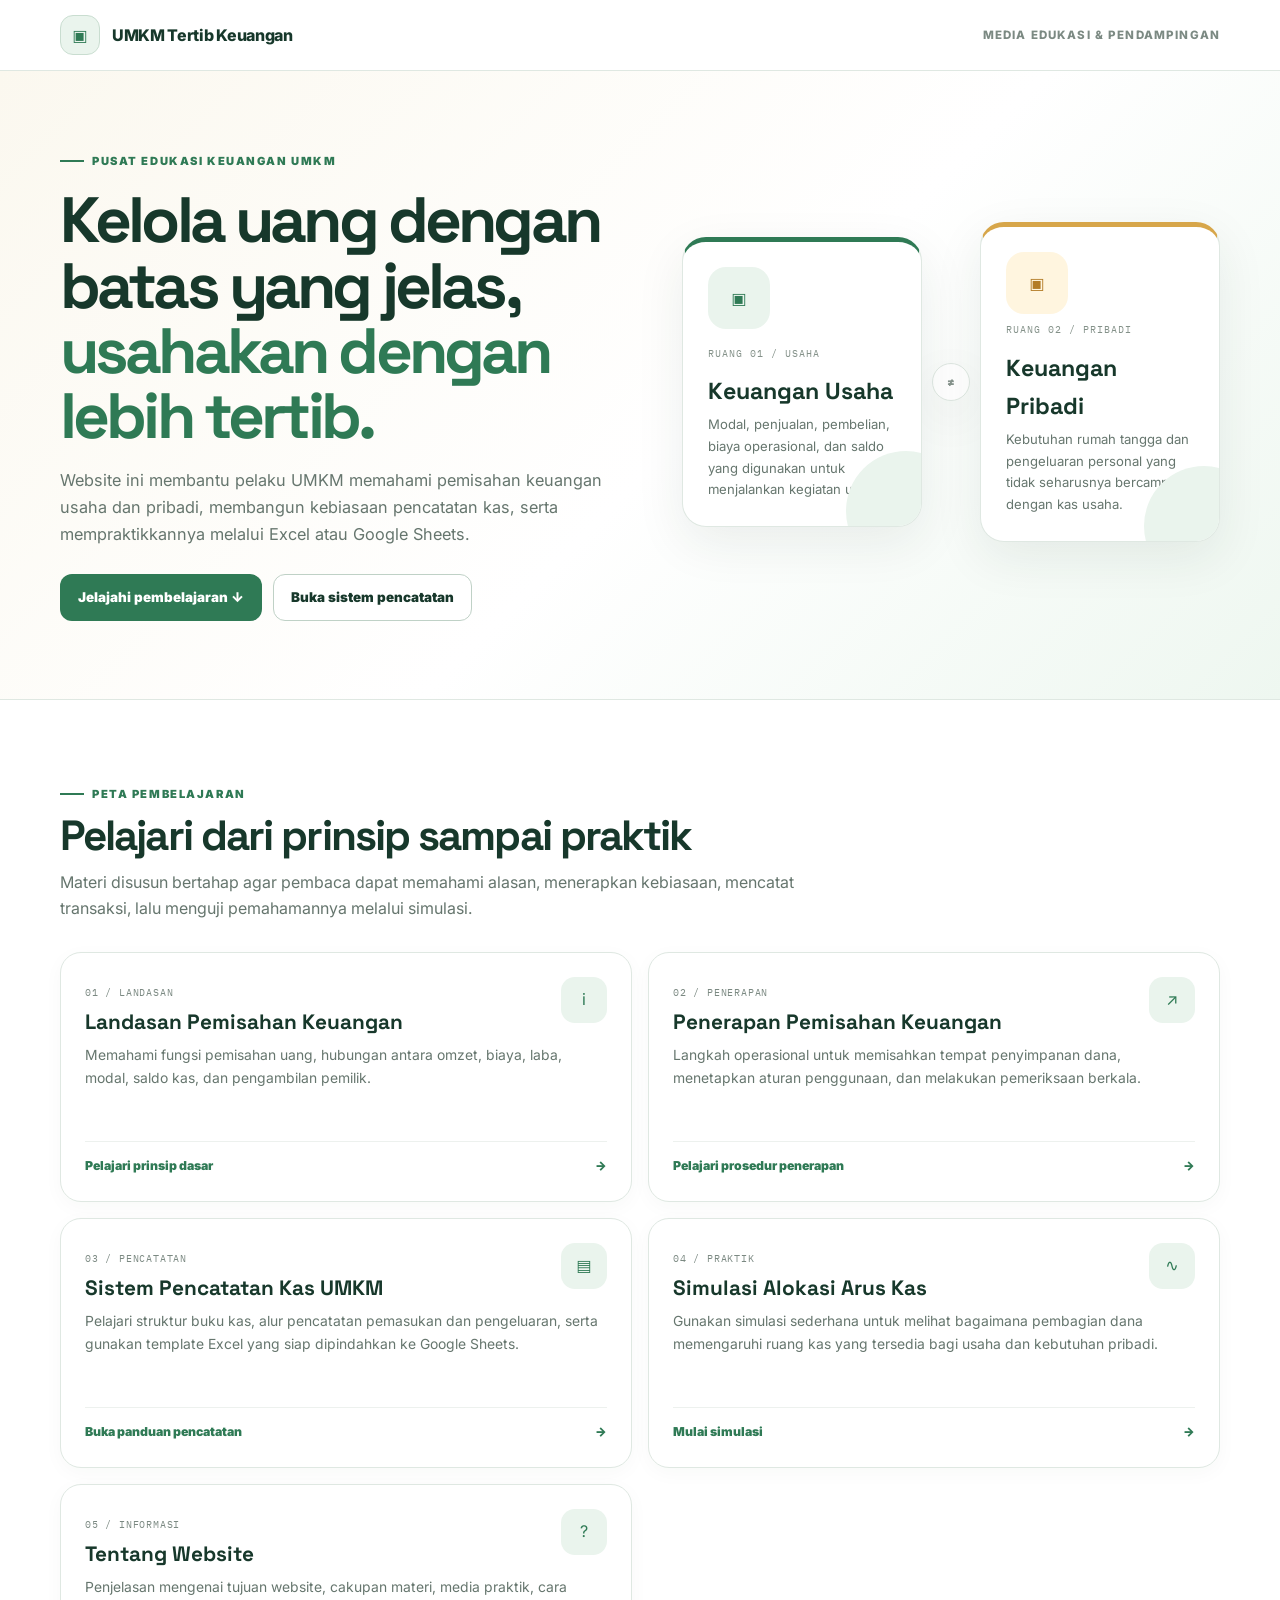
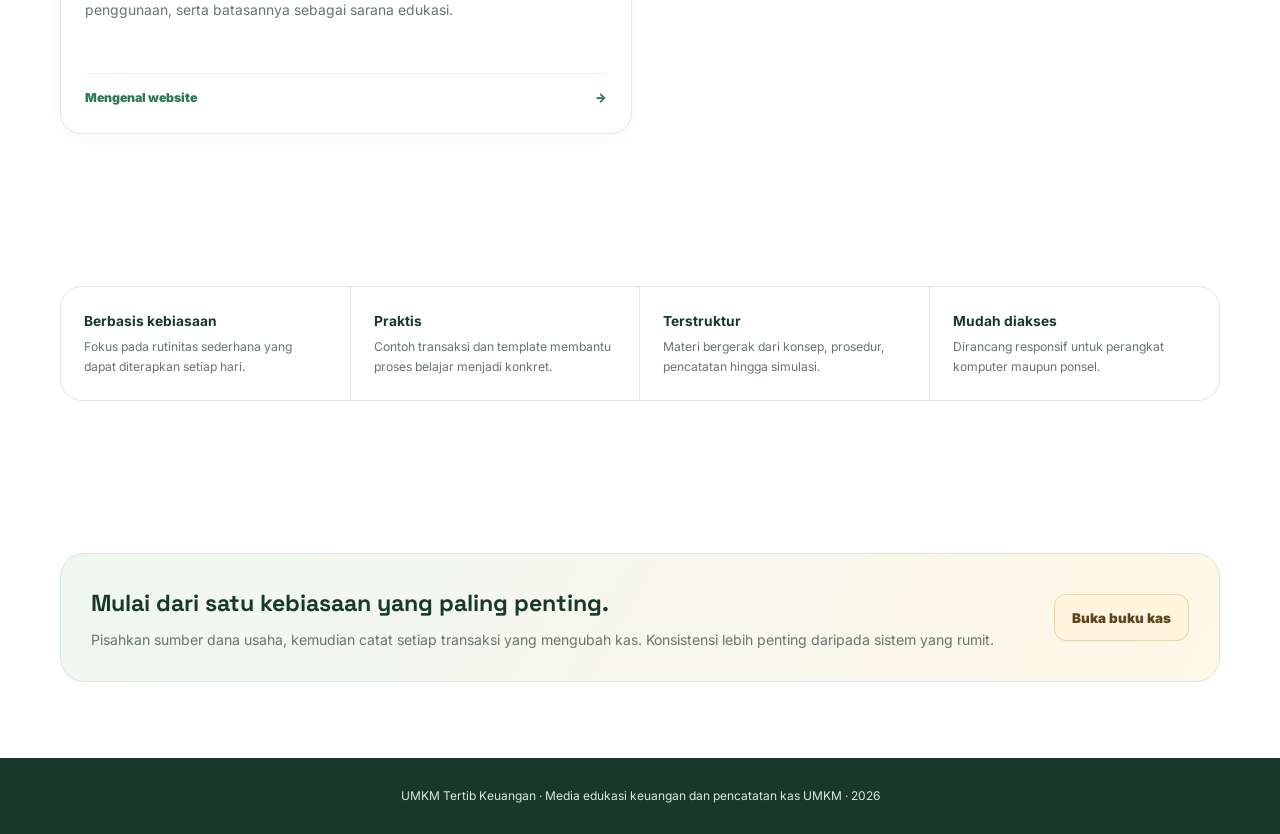
<file: index.html>
<!doctype html><html lang="id"><head><meta charset="utf-8"><meta name="viewport" content="width=device-width,initial-scale=1"><meta name="description" content="UMKM Tertib Keuangan — media edukasi tentang pemisahan keuangan usaha dan pribadi serta pencatatan kas sederhana."><title>UMKM Tertib Keuangan | Pusat Edukasi</title><link rel="preconnect" href="https://fonts.googleapis.com"><link href="https://fonts.googleapis.com/css2?family=Space+Grotesk:wght@500;600;700&family=Inter:wght@400;500;600;700;800&family=IBM+Plex+Mono:wght@500;600;700&display=swap" rel="stylesheet"><link rel="stylesheet" href="style.css"></head><body>
<header class="topbar"><div class="container topbar-inner"><a class="brand" href="index.html"><span class="mark">▣</span>UMKM Tertib Keuangan</a><span class="top-note">Media edukasi &amp; pendampingan</span></div></header>
<header class="hero"><div class="container hero-grid"><div><span class="eyebrow">PUSAT EDUKASI KEUANGAN UMKM</span><h1>Kelola uang dengan batas yang jelas, <span>usahakan dengan lebih tertib.</span></h1><p class="lead">Website ini membantu pelaku UMKM memahami pemisahan keuangan usaha dan pribadi, membangun kebiasaan pencatatan kas, serta mempraktikkannya melalui Excel atau Google Sheets.</p><div class="btns"><a class="btn primary" href="#materi">Jelajahi pembelajaran ↓</a><a class="btn secondary" href="bukukas.html">Buka sistem pencatatan</a></div></div><div class="split-visual"><div class="finance-card business"><div class="finance-icon">▣</div><div><span class="code">RUANG 01 / USAHA</span><h3>Keuangan Usaha</h3><p>Modal, penjualan, pembelian, biaya operasional, dan saldo yang digunakan untuk menjalankan kegiatan usaha.</p></div></div><div class="versus">≠</div><div class="finance-card personal"><div class="finance-icon">▣</div><div><span class="code">RUANG 02 / PRIBADI</span><h3>Keuangan Pribadi</h3><p>Kebutuhan rumah tangga dan pengeluaran personal yang tidak seharusnya bercampur dengan kas usaha.</p></div></div></div></div></header>
<main><section id="materi"><div class="container"><div class="section-head"><span class="eyebrow">PETA PEMBELAJARAN</span><h2>Pelajari dari prinsip sampai praktik</h2><p>Materi disusun bertahap agar pembaca dapat memahami alasan, menerapkan kebiasaan, mencatat transaksi, lalu menguji pemahamannya melalui simulasi.</p></div><div class="learning-grid">
<a class="learning-card" href="kenapa.html"><div><div class="card-top"><div><span class="tag">01 / LANDASAN</span><h3>Landasan Pemisahan Keuangan</h3></div><span class="card-icon">i</span></div><p>Memahami fungsi pemisahan uang, hubungan antara omzet, biaya, laba, modal, saldo kas, dan pengambilan pemilik.</p></div><div class="card-link"><span>Pelajari prinsip dasar</span><span>→</span></div></a>
<a class="learning-card" href="cara.html"><div><div class="card-top"><div><span class="tag">02 / PENERAPAN</span><h3>Penerapan Pemisahan Keuangan</h3></div><span class="card-icon">↗</span></div><p>Langkah operasional untuk memisahkan tempat penyimpanan dana, menetapkan aturan penggunaan, dan melakukan pemeriksaan berkala.</p></div><div class="card-link"><span>Pelajari prosedur penerapan</span><span>→</span></div></a>
<a class="learning-card" href="bukukas.html"><div><div class="card-top"><div><span class="tag">03 / PENCATATAN</span><h3>Sistem Pencatatan Kas UMKM</h3></div><span class="card-icon">▤</span></div><p>Pelajari struktur buku kas, alur pencatatan pemasukan dan pengeluaran, serta gunakan template Excel yang siap dipindahkan ke Google Sheets.</p></div><div class="card-link"><span>Buka panduan pencatatan</span><span>→</span></div></a>
<a class="learning-card" href="simulasi.html"><div><div class="card-top"><div><span class="tag">04 / PRAKTIK</span><h3>Simulasi Alokasi Arus Kas</h3></div><span class="card-icon">∿</span></div><p>Gunakan simulasi sederhana untuk melihat bagaimana pembagian dana memengaruhi ruang kas yang tersedia bagi usaha dan kebutuhan pribadi.</p></div><div class="card-link"><span>Mulai simulasi</span><span>→</span></div></a>
<a class="learning-card" href="tentang.html"><div><div class="card-top"><div><span class="tag">05 / INFORMASI</span><h3>Tentang Website</h3></div><span class="card-icon">?</span></div><p>Penjelasan mengenai tujuan website, cakupan materi, media praktik, cara penggunaan, serta batasannya sebagai sarana edukasi.</p></div><div class="card-link"><span>Mengenal website</span><span>→</span></div></a></div></div></section>
<section><div class="container"><div class="feature-strip"><div class="feature"><strong>Berbasis kebiasaan</strong><span>Fokus pada rutinitas sederhana yang dapat diterapkan setiap hari.</span></div><div class="feature"><strong>Praktis</strong><span>Contoh transaksi dan template membantu proses belajar menjadi konkret.</span></div><div class="feature"><strong>Terstruktur</strong><span>Materi bergerak dari konsep, prosedur, pencatatan hingga simulasi.</span></div><div class="feature"><strong>Mudah diakses</strong><span>Dirancang responsif untuk perangkat komputer maupun ponsel.</span></div></div></div></section>
<section><div class="container"><div class="callout"><div><h3>Mulai dari satu kebiasaan yang paling penting.</h3><p>Pisahkan sumber dana usaha, kemudian catat setiap transaksi yang mengubah kas. Konsistensi lebih penting daripada sistem yang rumit.</p></div><a class="btn gold" href="bukukas.html">Buka buku kas</a></div></div></section></main><footer>UMKM Tertib Keuangan · Media edukasi keuangan dan pencatatan kas UMKM · <span data-year></span></footer><script src="script.js"></script></body></html>
</file>
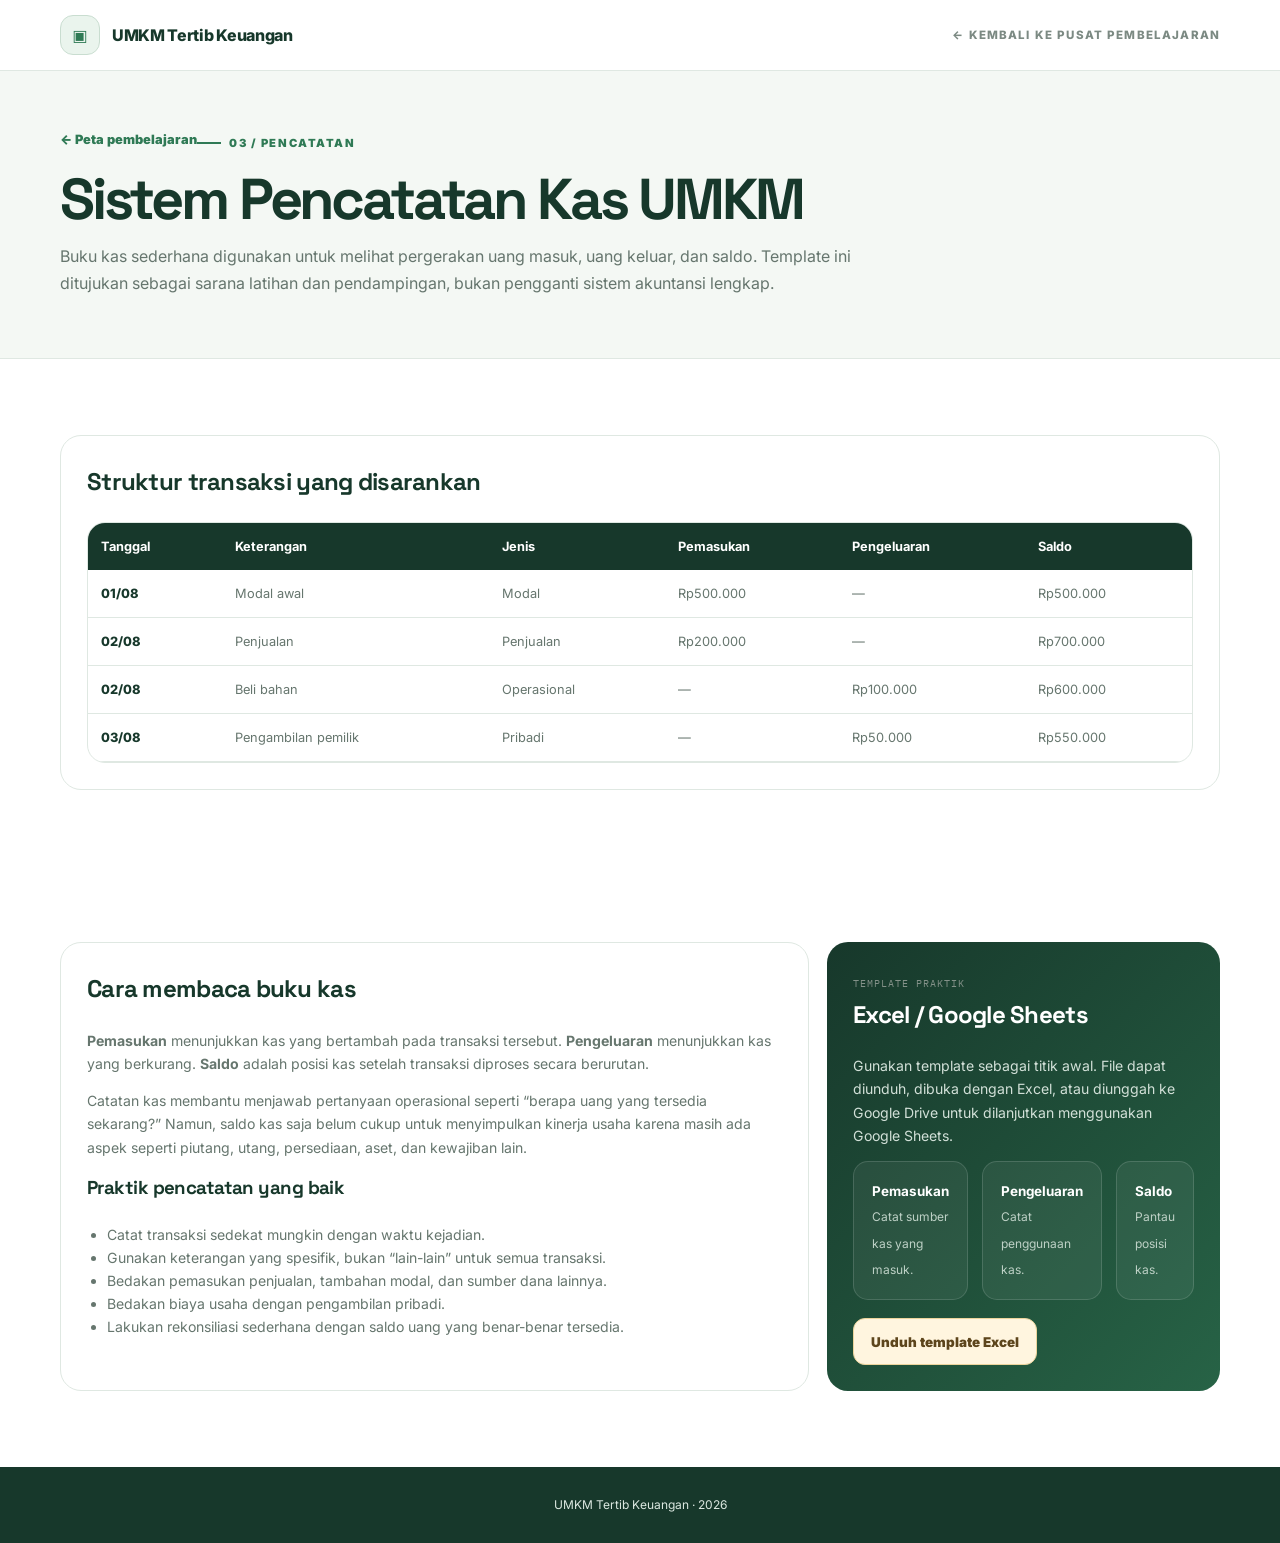
<file: bukukas.html>
<!doctype html><html lang="id"><head><meta charset="utf-8"><meta name="viewport" content="width=device-width,initial-scale=1"><title>Sistem Pencatatan Kas UMKM | UMKM Tertib Keuangan</title><link rel="preconnect" href="https://fonts.googleapis.com"><link href="https://fonts.googleapis.com/css2?family=Space+Grotesk:wght@500;600;700&family=Inter:wght@400;500;600;700;800&family=IBM+Plex+Mono:wght@500;600;700&display=swap" rel="stylesheet"><link rel="stylesheet" href="style.css"></head><body><header class="topbar"><div class="container topbar-inner"><a class="brand" href="index.html"><span class="mark">▣</span>UMKM Tertib Keuangan</a><a class="top-note" href="index.html">← Kembali ke pusat pembelajaran</a></div></header><header class="page-hero"><div class="container"><a class="back" href="index.html">← Peta pembelajaran</a><span class="eyebrow">03 / PENCATATAN</span><h1>Sistem Pencatatan Kas UMKM</h1><p>Buku kas sederhana digunakan untuk melihat pergerakan uang masuk, uang keluar, dan saldo. Template ini ditujukan sebagai sarana latihan dan pendampingan, bukan pengganti sistem akuntansi lengkap.</p></div></header><main><section><div class="container"><div class="panel"><h2>Struktur transaksi yang disarankan</h2><div class="table-wrap"><table class="cash-table"><thead><tr><th>Tanggal</th><th>Keterangan</th><th>Jenis</th><th>Pemasukan</th><th>Pengeluaran</th><th>Saldo</th></tr></thead><tbody><tr><td>01/08</td><td>Modal awal</td><td>Modal</td><td>Rp500.000</td><td>—</td><td>Rp500.000</td></tr><tr><td>02/08</td><td>Penjualan</td><td>Penjualan</td><td>Rp200.000</td><td>—</td><td>Rp700.000</td></tr><tr><td>02/08</td><td>Beli bahan</td><td>Operasional</td><td>—</td><td>Rp100.000</td><td>Rp600.000</td></tr><tr><td>03/08</td><td>Pengambilan pemilik</td><td>Pribadi</td><td>—</td><td>Rp50.000</td><td>Rp550.000</td></tr></tbody></table></div></div></div></section><section><div class="container content-grid"><div class="panel"><h2>Cara membaca buku kas</h2><p><strong>Pemasukan</strong> menunjukkan kas yang bertambah pada transaksi tersebut. <strong>Pengeluaran</strong> menunjukkan kas yang berkurang. <strong>Saldo</strong> adalah posisi kas setelah transaksi diproses secara berurutan.</p><p>Catatan kas membantu menjawab pertanyaan operasional seperti “berapa uang yang tersedia sekarang?” Namun, saldo kas saja belum cukup untuk menyimpulkan kinerja usaha karena masih ada aspek seperti piutang, utang, persediaan, aset, dan kewajiban lain.</p><h3>Praktik pencatatan yang baik</h3><ul><li>Catat transaksi sedekat mungkin dengan waktu kejadian.</li><li>Gunakan keterangan yang spesifik, bukan “lain-lain” untuk semua transaksi.</li><li>Bedakan pemasukan penjualan, tambahan modal, dan sumber dana lainnya.</li><li>Bedakan biaya usaha dengan pengambilan pribadi.</li><li>Lakukan rekonsiliasi sederhana dengan saldo uang yang benar-benar tersedia.</li></ul></div><aside class="panel dark-panel"><span class="code">TEMPLATE PRAKTIK</span><h2>Excel / Google Sheets</h2><p>Gunakan template sebagai titik awal. File dapat diunduh, dibuka dengan Excel, atau diunggah ke Google Drive untuk dilanjutkan menggunakan Google Sheets.</p><div class="three"><div class="mini"><strong>Pemasukan</strong><span>Catat sumber kas yang masuk.</span></div><div class="mini"><strong>Pengeluaran</strong><span>Catat penggunaan kas.</span></div><div class="mini"><strong>Saldo</strong><span>Pantau posisi kas.</span></div></div><a class="btn gold download" href="template-buku-kas-umkm.xlsx" download>Unduh template Excel</a></aside></div></section></main><footer>UMKM Tertib Keuangan · <span data-year></span></footer><script src="script.js"></script></body></html>
</file>
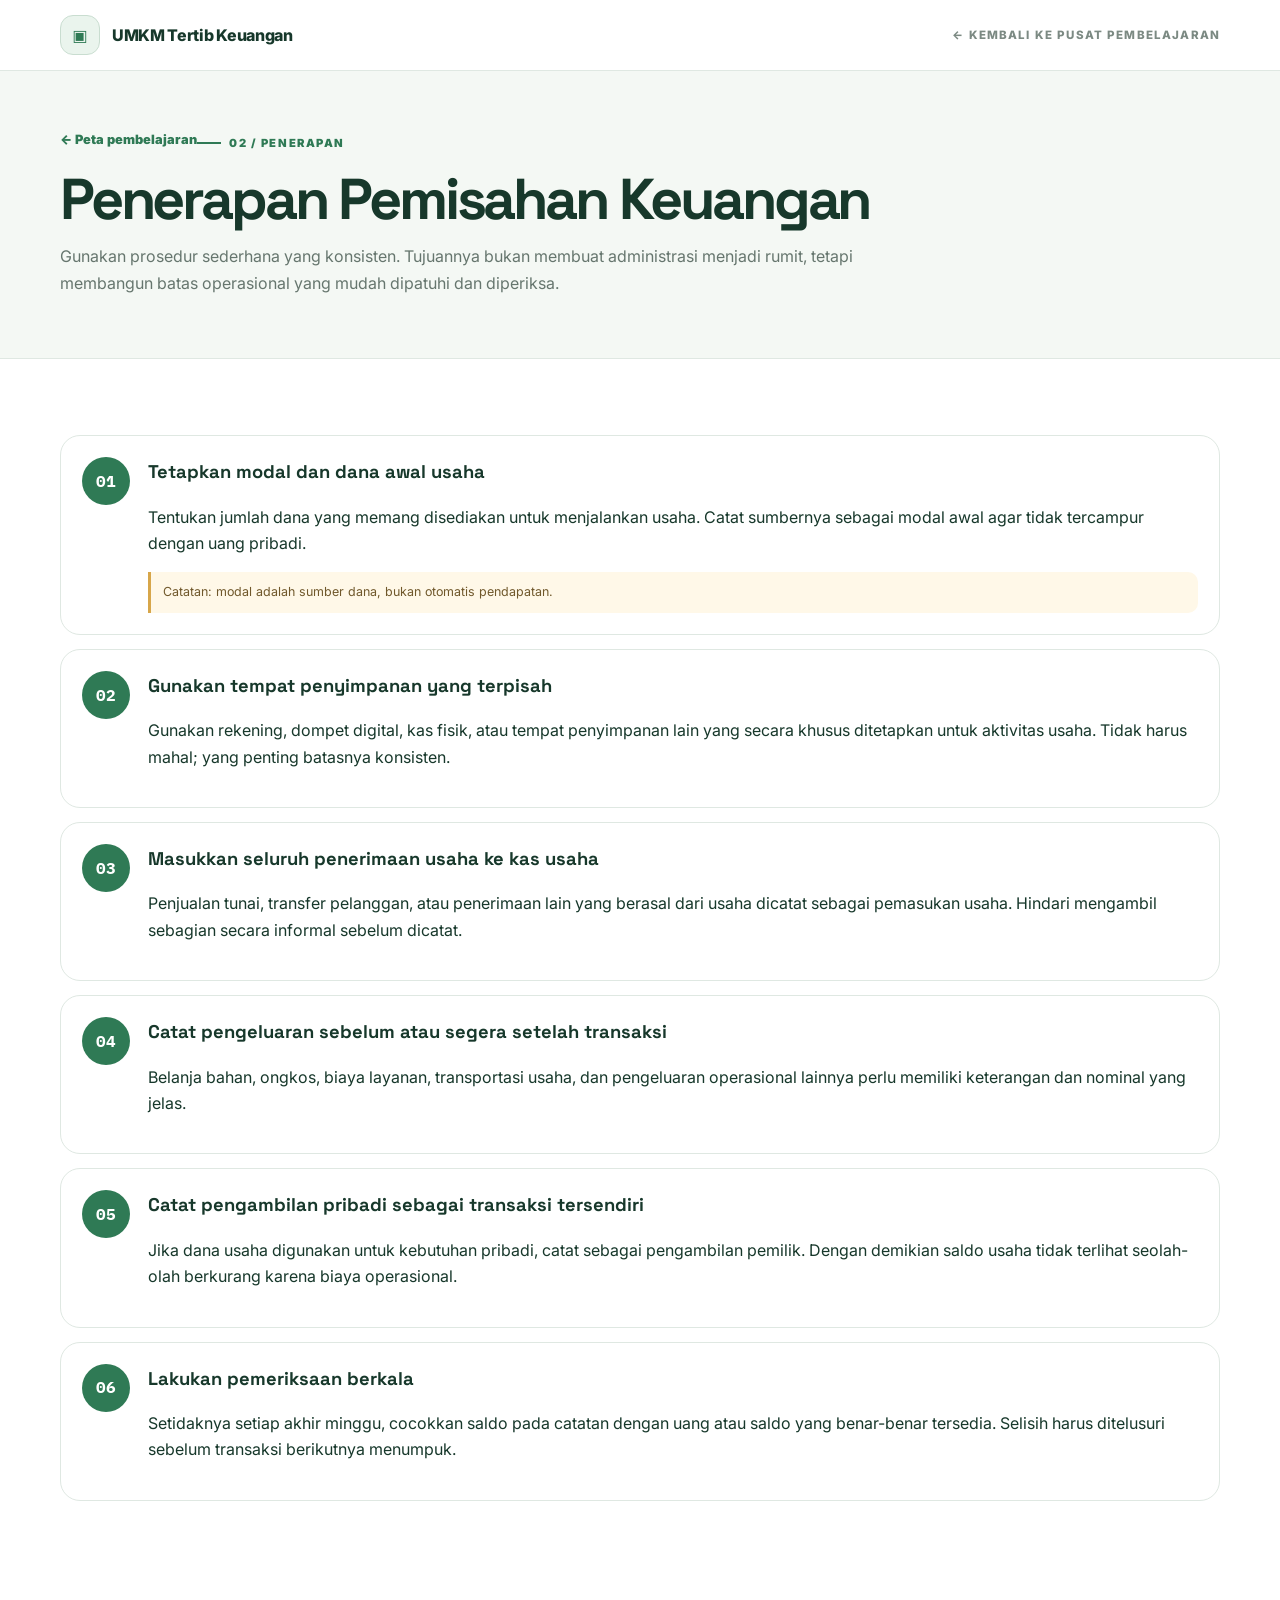
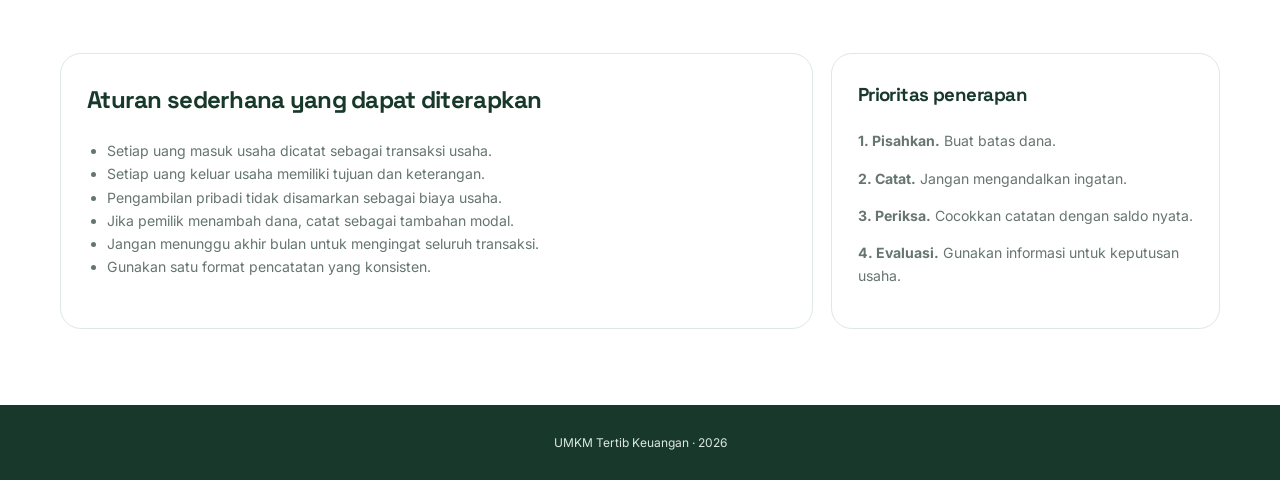
<file: cara.html>
<!doctype html><html lang="id"><head><meta charset="utf-8"><meta name="viewport" content="width=device-width,initial-scale=1"><title>Penerapan Pemisahan Keuangan | UMKM Tertib Keuangan</title><link rel="preconnect" href="https://fonts.googleapis.com"><link href="https://fonts.googleapis.com/css2?family=Space+Grotesk:wght@500;600;700&family=Inter:wght@400;500;600;700;800&family=IBM+Plex+Mono:wght@500;600;700&display=swap" rel="stylesheet"><link rel="stylesheet" href="style.css"></head><body><header class="topbar"><div class="container topbar-inner"><a class="brand" href="index.html"><span class="mark">▣</span>UMKM Tertib Keuangan</a><a class="top-note" href="index.html">← Kembali ke pusat pembelajaran</a></div></header><header class="page-hero"><div class="container"><a class="back" href="index.html">← Peta pembelajaran</a><span class="eyebrow">02 / PENERAPAN</span><h1>Penerapan Pemisahan Keuangan</h1><p>Gunakan prosedur sederhana yang konsisten. Tujuannya bukan membuat administrasi menjadi rumit, tetapi membangun batas operasional yang mudah dipatuhi dan diperiksa.</p></div></header><main><section><div class="container"><div class="steps"><div class="step"><span class="step-no">01</span><div><h3>Tetapkan modal dan dana awal usaha</h3><p>Tentukan jumlah dana yang memang disediakan untuk menjalankan usaha. Catat sumbernya sebagai modal awal agar tidak tercampur dengan uang pribadi.</p><div class="tip">Catatan: modal adalah sumber dana, bukan otomatis pendapatan.</div></div></div><div class="step"><span class="step-no">02</span><div><h3>Gunakan tempat penyimpanan yang terpisah</h3><p>Gunakan rekening, dompet digital, kas fisik, atau tempat penyimpanan lain yang secara khusus ditetapkan untuk aktivitas usaha. Tidak harus mahal; yang penting batasnya konsisten.</p></div></div><div class="step"><span class="step-no">03</span><div><h3>Masukkan seluruh penerimaan usaha ke kas usaha</h3><p>Penjualan tunai, transfer pelanggan, atau penerimaan lain yang berasal dari usaha dicatat sebagai pemasukan usaha. Hindari mengambil sebagian secara informal sebelum dicatat.</p></div></div><div class="step"><span class="step-no">04</span><div><h3>Catat pengeluaran sebelum atau segera setelah transaksi</h3><p>Belanja bahan, ongkos, biaya layanan, transportasi usaha, dan pengeluaran operasional lainnya perlu memiliki keterangan dan nominal yang jelas.</p></div></div><div class="step"><span class="step-no">05</span><div><h3>Catat pengambilan pribadi sebagai transaksi tersendiri</h3><p>Jika dana usaha digunakan untuk kebutuhan pribadi, catat sebagai pengambilan pemilik. Dengan demikian saldo usaha tidak terlihat seolah-olah berkurang karena biaya operasional.</p></div></div><div class="step"><span class="step-no">06</span><div><h3>Lakukan pemeriksaan berkala</h3><p>Setidaknya setiap akhir minggu, cocokkan saldo pada catatan dengan uang atau saldo yang benar-benar tersedia. Selisih harus ditelusuri sebelum transaksi berikutnya menumpuk.</p></div></div></div></div></section><section><div class="container content-grid"><div class="panel"><h2>Aturan sederhana yang dapat diterapkan</h2><ul><li>Setiap uang masuk usaha dicatat sebagai transaksi usaha.</li><li>Setiap uang keluar usaha memiliki tujuan dan keterangan.</li><li>Pengambilan pribadi tidak disamarkan sebagai biaya usaha.</li><li>Jika pemilik menambah dana, catat sebagai tambahan modal.</li><li>Jangan menunggu akhir bulan untuk mengingat seluruh transaksi.</li><li>Gunakan satu format pencatatan yang konsisten.</li></ul></div><aside class="panel"><h3>Prioritas penerapan</h3><p><strong>1. Pisahkan.</strong> Buat batas dana.</p><p><strong>2. Catat.</strong> Jangan mengandalkan ingatan.</p><p><strong>3. Periksa.</strong> Cocokkan catatan dengan saldo nyata.</p><p><strong>4. Evaluasi.</strong> Gunakan informasi untuk keputusan usaha.</p></aside></div></section></main><footer>UMKM Tertib Keuangan · <span data-year></span></footer><script src="script.js"></script></body></html>
</file>
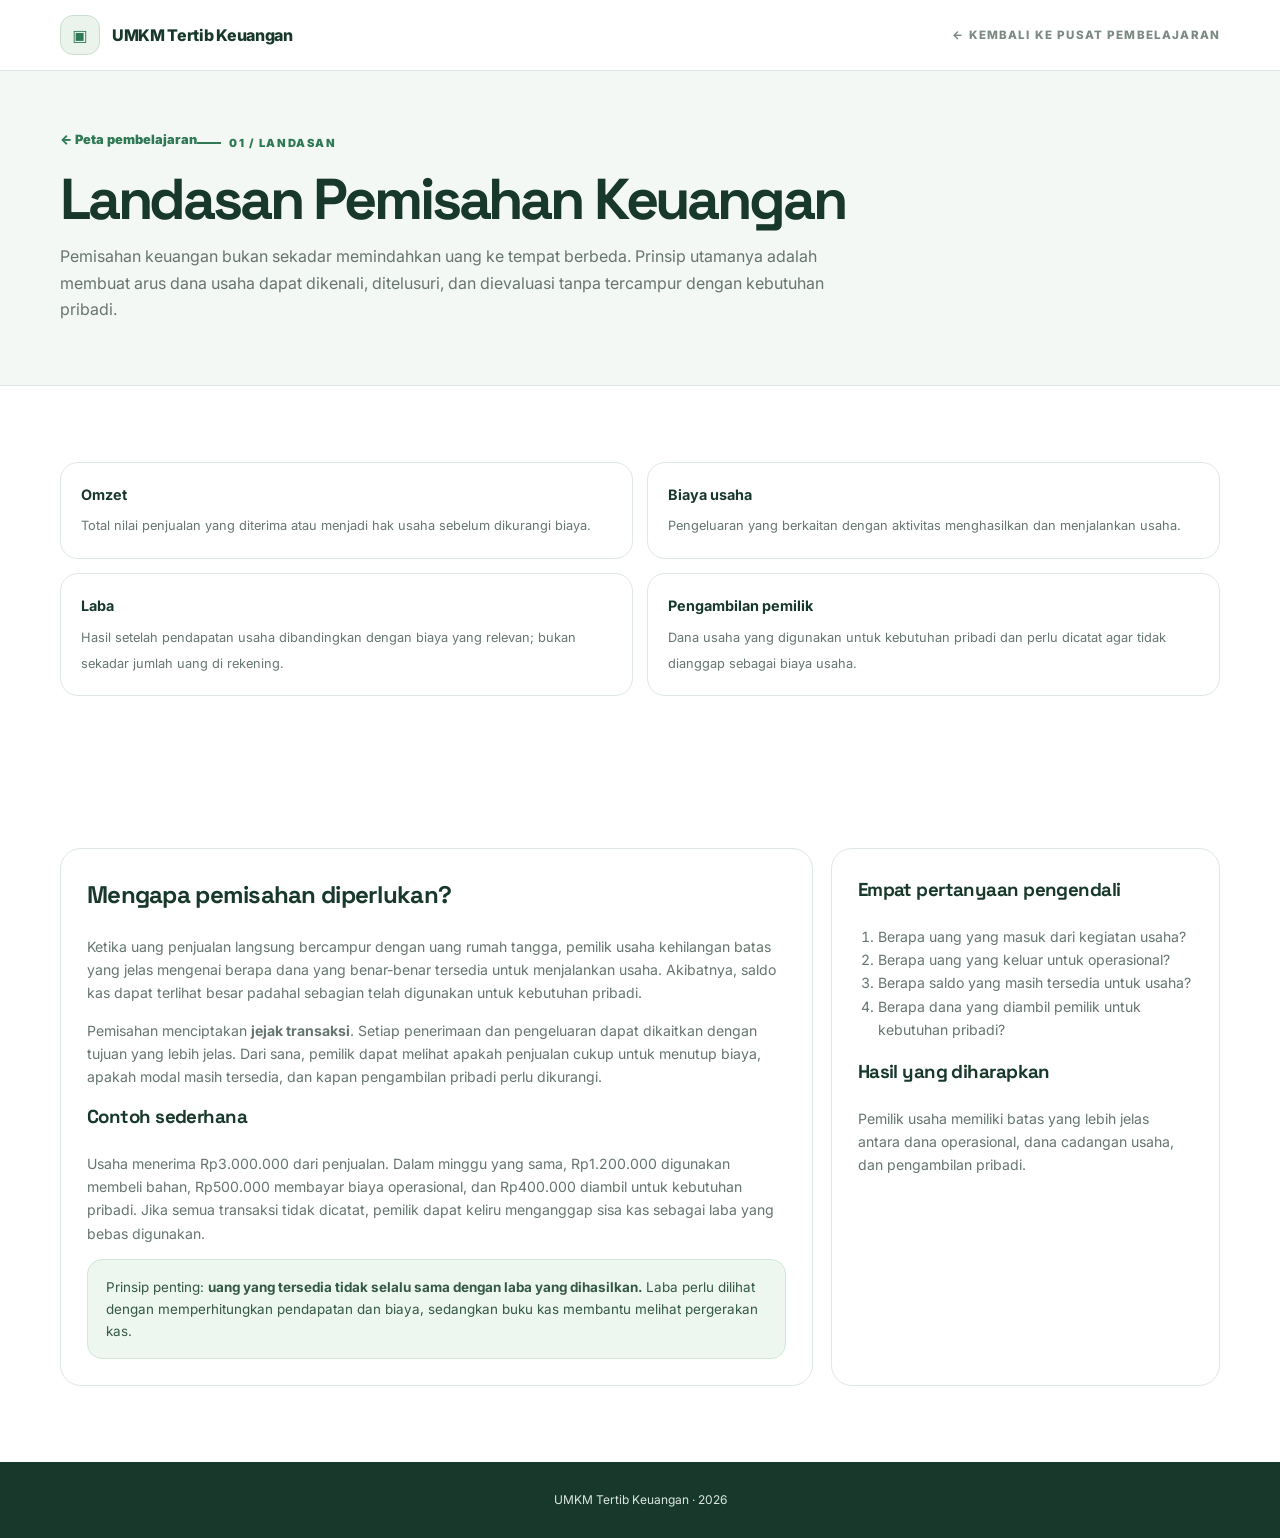
<file: kenapa.html>
<!doctype html><html lang="id"><head><meta charset="utf-8"><meta name="viewport" content="width=device-width,initial-scale=1"><title>Landasan Pemisahan Keuangan | UMKM Tertib Keuangan</title><link rel="preconnect" href="https://fonts.googleapis.com"><link href="https://fonts.googleapis.com/css2?family=Space+Grotesk:wght@500;600;700&family=Inter:wght@400;500;600;700;800&family=IBM+Plex+Mono:wght@500;600;700&display=swap" rel="stylesheet"><link rel="stylesheet" href="style.css"></head><body><header class="topbar"><div class="container topbar-inner"><a class="brand" href="index.html"><span class="mark">▣</span>UMKM Tertib Keuangan</a><a class="top-note" href="index.html">← Kembali ke pusat pembelajaran</a></div></header><header class="page-hero"><div class="container"><a class="back" href="index.html">← Peta pembelajaran</a><span class="eyebrow">01 / LANDASAN</span><h1>Landasan Pemisahan Keuangan</h1><p>Pemisahan keuangan bukan sekadar memindahkan uang ke tempat berbeda. Prinsip utamanya adalah membuat arus dana usaha dapat dikenali, ditelusuri, dan dievaluasi tanpa tercampur dengan kebutuhan pribadi.</p></div></header><main><section><div class="container"><div class="facts"><div class="fact"><b>Omzet</b><span>Total nilai penjualan yang diterima atau menjadi hak usaha sebelum dikurangi biaya.</span></div><div class="fact"><b>Biaya usaha</b><span>Pengeluaran yang berkaitan dengan aktivitas menghasilkan dan menjalankan usaha.</span></div><div class="fact"><b>Laba</b><span>Hasil setelah pendapatan usaha dibandingkan dengan biaya yang relevan; bukan sekadar jumlah uang di rekening.</span></div><div class="fact"><b>Pengambilan pemilik</b><span>Dana usaha yang digunakan untuk kebutuhan pribadi dan perlu dicatat agar tidak dianggap sebagai biaya usaha.</span></div></div></div></section><section><div class="container content-grid"><article class="panel"><h2>Mengapa pemisahan diperlukan?</h2><p>Ketika uang penjualan langsung bercampur dengan uang rumah tangga, pemilik usaha kehilangan batas yang jelas mengenai berapa dana yang benar-benar tersedia untuk menjalankan usaha. Akibatnya, saldo kas dapat terlihat besar padahal sebagian telah digunakan untuk kebutuhan pribadi.</p><p>Pemisahan menciptakan <strong>jejak transaksi</strong>. Setiap penerimaan dan pengeluaran dapat dikaitkan dengan tujuan yang lebih jelas. Dari sana, pemilik dapat melihat apakah penjualan cukup untuk menutup biaya, apakah modal masih tersedia, dan kapan pengambilan pribadi perlu dikurangi.</p><h3>Contoh sederhana</h3><p>Usaha menerima Rp3.000.000 dari penjualan. Dalam minggu yang sama, Rp1.200.000 digunakan membeli bahan, Rp500.000 membayar biaya operasional, dan Rp400.000 diambil untuk kebutuhan pribadi. Jika semua transaksi tidak dicatat, pemilik dapat keliru menganggap sisa kas sebagai laba yang bebas digunakan.</p><div class="notice">Prinsip penting: <strong>uang yang tersedia tidak selalu sama dengan laba yang dihasilkan.</strong> Laba perlu dilihat dengan memperhitungkan pendapatan dan biaya, sedangkan buku kas membantu melihat pergerakan kas.</div></article><aside class="panel"><h3>Empat pertanyaan pengendali</h3><ol><li>Berapa uang yang masuk dari kegiatan usaha?</li><li>Berapa uang yang keluar untuk operasional?</li><li>Berapa saldo yang masih tersedia untuk usaha?</li><li>Berapa dana yang diambil pemilik untuk kebutuhan pribadi?</li></ol><h3>Hasil yang diharapkan</h3><p>Pemilik usaha memiliki batas yang lebih jelas antara dana operasional, dana cadangan usaha, dan pengambilan pribadi.</p></aside></div></section></main><footer>UMKM Tertib Keuangan · <span data-year></span></footer><script src="script.js"></script></body></html>
</file>
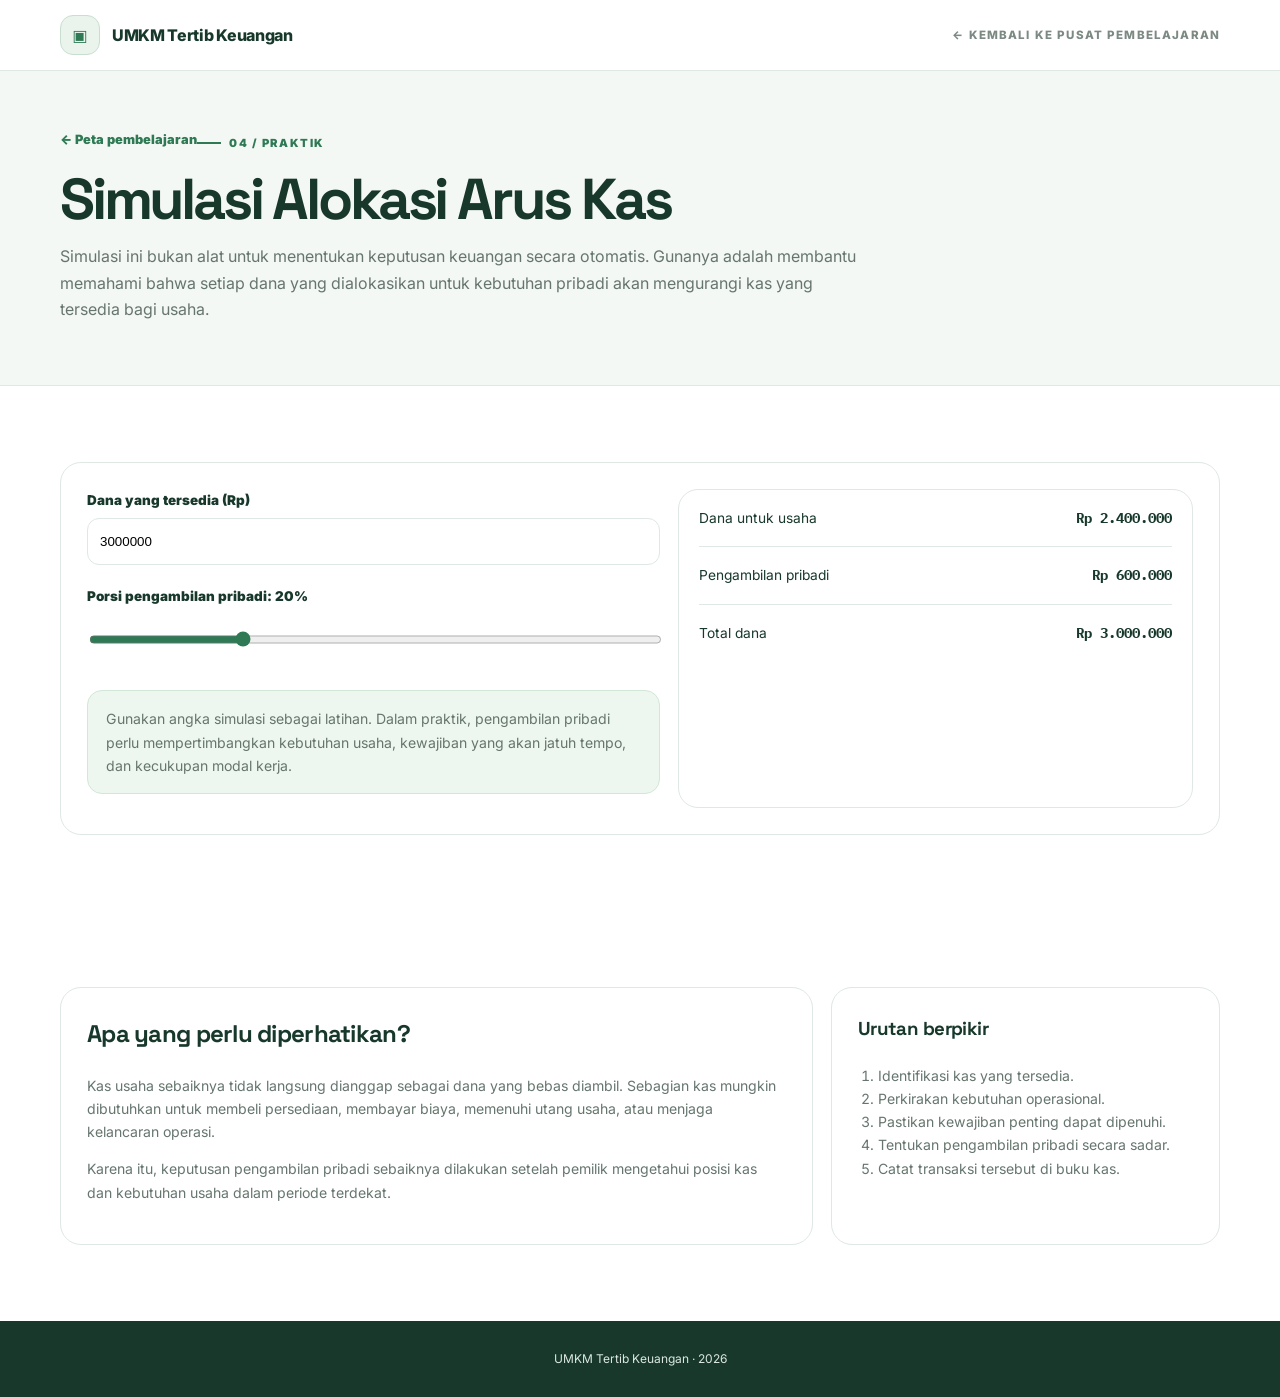
<file: simulasi.html>
<!doctype html><html lang="id"><head><meta charset="utf-8"><meta name="viewport" content="width=device-width,initial-scale=1"><title>Simulasi Alokasi Arus Kas | UMKM Tertib Keuangan</title><link rel="preconnect" href="https://fonts.googleapis.com"><link href="https://fonts.googleapis.com/css2?family=Space+Grotesk:wght@500;600;700&family=Inter:wght@400;500;600;700;800&family=IBM+Plex+Mono:wght@500;600;700&display=swap" rel="stylesheet"><link rel="stylesheet" href="style.css"></head><body><header class="topbar"><div class="container topbar-inner"><a class="brand" href="index.html"><span class="mark">▣</span>UMKM Tertib Keuangan</a><a class="top-note" href="index.html">← Kembali ke pusat pembelajaran</a></div></header><header class="page-hero"><div class="container"><a class="back" href="index.html">← Peta pembelajaran</a><span class="eyebrow">04 / PRAKTIK</span><h1>Simulasi Alokasi Arus Kas</h1><p>Simulasi ini bukan alat untuk menentukan keputusan keuangan secara otomatis. Gunanya adalah membantu memahami bahwa setiap dana yang dialokasikan untuk kebutuhan pribadi akan mengurangi kas yang tersedia bagi usaha.</p></div></header><main><section><div class="container"><div class="panel sim"><div><div class="field"><label for="total">Dana yang tersedia (Rp)</label><input id="total" data-total type="number" value="3000000" min="0" step="50000"></div><div class="field"><label for="rate">Porsi pengambilan pribadi: <span class="range-val" data-rate>20%</span></label><input id="rate" type="range" min="0" max="80" value="20"></div><p class="notice">Gunakan angka simulasi sebagai latihan. Dalam praktik, pengambilan pribadi perlu mempertimbangkan kebutuhan usaha, kewajiban yang akan jatuh tempo, dan kecukupan modal kerja.</p></div><div class="result-box"><div class="result-row"><span>Dana untuk usaha</span><span class="amount" data-business>Rp2.400.000</span></div><div class="result-row"><span>Pengambilan pribadi</span><span class="amount" data-personal>Rp600.000</span></div><div class="result-row"><span>Total dana</span><span class="amount" data-total-display>mengikuti input</span></div></div></div></div></section><section><div class="container content-grid"><div class="panel"><h2>Apa yang perlu diperhatikan?</h2><p>Kas usaha sebaiknya tidak langsung dianggap sebagai dana yang bebas diambil. Sebagian kas mungkin dibutuhkan untuk membeli persediaan, membayar biaya, memenuhi utang usaha, atau menjaga kelancaran operasi.</p><p>Karena itu, keputusan pengambilan pribadi sebaiknya dilakukan setelah pemilik mengetahui posisi kas dan kebutuhan usaha dalam periode terdekat.</p></div><aside class="panel"><h3>Urutan berpikir</h3><ol><li>Identifikasi kas yang tersedia.</li><li>Perkirakan kebutuhan operasional.</li><li>Pastikan kewajiban penting dapat dipenuhi.</li><li>Tentukan pengambilan pribadi secara sadar.</li><li>Catat transaksi tersebut di buku kas.</li></ol></aside></div></section></main><footer>UMKM Tertib Keuangan · <span data-year></span></footer><script src="script.js"></script></body></html>
</file>
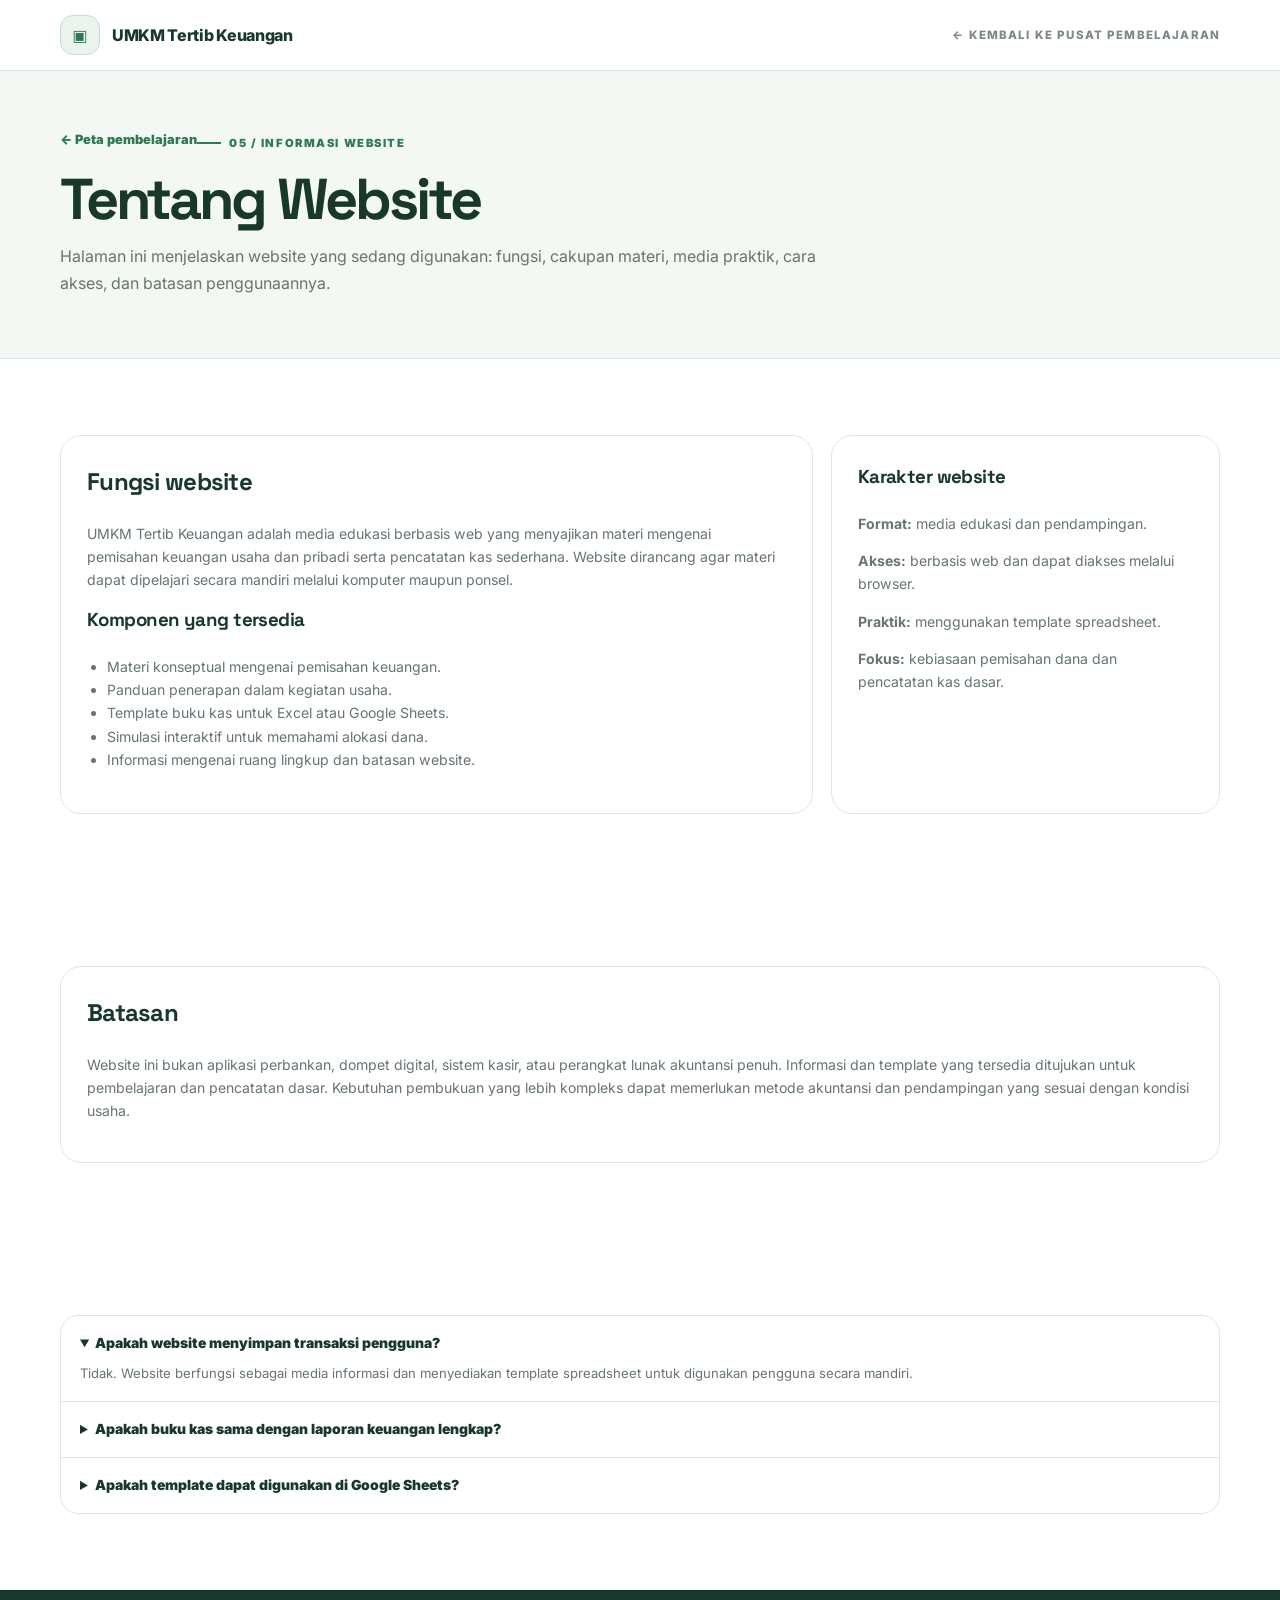
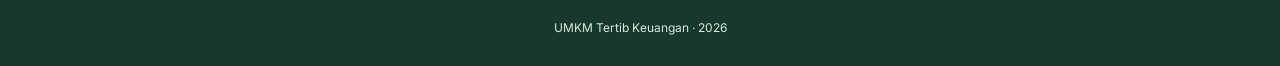
<file: tentang.html>
<!doctype html><html lang="id"><head><meta charset="utf-8"><meta name="viewport" content="width=device-width,initial-scale=1"><title>Tentang Website | UMKM Tertib Keuangan</title><link rel="preconnect" href="https://fonts.googleapis.com"><link href="https://fonts.googleapis.com/css2?family=Space+Grotesk:wght@500;600;700&family=Inter:wght@400;500;600;700;800&family=IBM+Plex+Mono:wght@500;600;700&display=swap" rel="stylesheet"><link rel="stylesheet" href="style.css"></head><body><header class="topbar"><div class="container topbar-inner"><a class="brand" href="index.html"><span class="mark">▣</span>UMKM Tertib Keuangan</a><a class="top-note" href="index.html">← Kembali ke pusat pembelajaran</a></div></header><header class="page-hero"><div class="container"><a class="back" href="index.html">← Peta pembelajaran</a><span class="eyebrow">05 / INFORMASI WEBSITE</span><h1>Tentang Website</h1><p>Halaman ini menjelaskan website yang sedang digunakan: fungsi, cakupan materi, media praktik, cara akses, dan batasan penggunaannya.</p></div></header><main><section><div class="container content-grid"><article class="panel"><h2>Fungsi website</h2><p>UMKM Tertib Keuangan adalah media edukasi berbasis web yang menyajikan materi mengenai pemisahan keuangan usaha dan pribadi serta pencatatan kas sederhana. Website dirancang agar materi dapat dipelajari secara mandiri melalui komputer maupun ponsel.</p><h3>Komponen yang tersedia</h3><ul><li>Materi konseptual mengenai pemisahan keuangan.</li><li>Panduan penerapan dalam kegiatan usaha.</li><li>Template buku kas untuk Excel atau Google Sheets.</li><li>Simulasi interaktif untuk memahami alokasi dana.</li><li>Informasi mengenai ruang lingkup dan batasan website.</li></ul></article><aside class="panel"><h3>Karakter website</h3><p><strong>Format:</strong> media edukasi dan pendampingan.</p><p><strong>Akses:</strong> berbasis web dan dapat diakses melalui browser.</p><p><strong>Praktik:</strong> menggunakan template spreadsheet.</p><p><strong>Fokus:</strong> kebiasaan pemisahan dana dan pencatatan kas dasar.</p></aside></div></div></section><section><div class="container"><div class="panel"><h2>Batasan</h2><p>Website ini bukan aplikasi perbankan, dompet digital, sistem kasir, atau perangkat lunak akuntansi penuh. Informasi dan template yang tersedia ditujukan untuk pembelajaran dan pencatatan dasar. Kebutuhan pembukuan yang lebih kompleks dapat memerlukan metode akuntansi dan pendampingan yang sesuai dengan kondisi usaha.</p></div></div></section><section><div class="container"><div class="faq"><details open><summary>Apakah website menyimpan transaksi pengguna?</summary><p>Tidak. Website berfungsi sebagai media informasi dan menyediakan template spreadsheet untuk digunakan pengguna secara mandiri.</p></details><details><summary>Apakah buku kas sama dengan laporan keuangan lengkap?</summary><p>Tidak. Buku kas berfokus pada pergerakan kas. Laporan keuangan yang lebih lengkap memiliki komponen dan metode pencatatan yang lebih luas.</p></details><details><summary>Apakah template dapat digunakan di Google Sheets?</summary><p>Ya. File Excel dapat diunggah ke Google Drive dan dibuka atau dikonversi menggunakan Google Sheets.</p></details></div></div></section></main><footer>UMKM Tertib Keuangan · <span data-year></span></footer><script src="script.js"></script></body></html>
</file>
<file: style.css>
:root{--ink:#17382b;--ink2:#2b5a45;--green:#2f7a55;--green2:#1f6041;--mint:#eaf4ed;--cream:#fbf8ef;--gold:#d7a64a;--goldbg:#fff5df;--line:#dfe8e2;--muted:#66766e;--white:#fff;--shadow:0 16px 50px rgba(22,55,42,.08);--r:22px}*{box-sizing:border-box}html{scroll-behavior:smooth}body{margin:0;color:var(--ink);background:#fff;font-family:Inter,system-ui,-apple-system,"Segoe UI",sans-serif;line-height:1.65}a{text-decoration:none;color:inherit}.container{width:min(1160px,calc(100% - 36px));margin:auto}.topbar{position:sticky;top:0;z-index:20;background:rgba(255,255,255,.94);backdrop-filter:blur(16px);border-bottom:1px solid var(--line)}.topbar-inner{min-height:70px;display:flex;align-items:center;justify-content:space-between}.brand{display:flex;align-items:center;gap:12px;font-weight:800;letter-spacing:-.02em}.mark{width:40px;height:40px;border:1px solid #c9ddd0;background:var(--mint);border-radius:13px;display:grid;place-items:center;color:var(--green)}.mark svg{width:24px}.top-note{font-size:.72rem;color:#7c8a83;letter-spacing:.1em;text-transform:uppercase;font-weight:800}.hero{background:linear-gradient(135deg,var(--cream),#fff 55%,#eef7f0);border-bottom:1px solid var(--line);padding:72px 0 78px}.hero-grid{display:grid;grid-template-columns:1.02fr .98fr;gap:62px;align-items:center}.eyebrow{display:inline-flex;gap:8px;align-items:center;color:var(--green);font-size:.7rem;font-weight:900;letter-spacing:.14em;text-transform:uppercase}.eyebrow:before{content:"";width:24px;height:2px;background:var(--green)}h1,h2,h3{font-family:"Space Grotesk",Inter,sans-serif}h1{font-size:clamp(2.7rem,5vw,5rem);line-height:1.02;letter-spacing:-.06em;margin:18px 0}.hero h1 span{color:var(--green)}.lead{font-size:1.02rem;color:var(--muted);max-width:650px}.btns{display:flex;flex-wrap:wrap;gap:11px;margin-top:26px}.btn{min-height:47px;padding:0 17px;border-radius:12px;display:inline-flex;align-items:center;justify-content:center;gap:9px;font-size:.84rem;font-weight:900;border:1px solid transparent;transition:.2s}.btn:hover{transform:translateY(-2px)}.primary{background:var(--green);color:#fff}.secondary{border-color:#bfd1c6;background:#fff}.gold{background:var(--goldbg);border-color:#ecd49c;color:#5d451c}.split-visual{display:grid;grid-template-columns:1fr 38px 1fr;gap:10px;align-items:center}.finance-card{background:#fff;border:1px solid var(--line);border-radius:24px;min-height:290px;padding:25px;display:flex;flex-direction:column;justify-content:space-between;box-shadow:var(--shadow);position:relative;overflow:hidden}.finance-card:after{content:"";position:absolute;width:120px;height:120px;border-radius:50%;right:-45px;bottom:-45px;background:var(--mint)}.finance-card.personal{border-top:5px solid var(--gold)}.finance-card.business{border-top:5px solid var(--green)}.finance-icon{width:62px;height:62px;border-radius:18px;background:var(--mint);display:grid;place-items:center;color:var(--green)}.personal .finance-icon{background:var(--goldbg);color:#b37b26}.finance-icon svg{width:36px}.code{font-family:"IBM Plex Mono",monospace;font-size:.62rem;color:#849189;letter-spacing:.1em}.finance-card h3{font-size:1.45rem;margin:8px 0 4px}.finance-card p{font-size:.82rem;color:var(--muted);margin:0}.versus{width:38px;height:38px;border:1px solid var(--line);border-radius:50%;background:#fff;display:grid;place-items:center;font-weight:900;font-size:.7rem;color:#89968f;box-shadow:var(--shadow)}section{padding:76px 0}.section-head{max-width:780px;margin-bottom:30px}.section-head h2{font-size:clamp(1.9rem,3.3vw,2.8rem);letter-spacing:-.045em;line-height:1.08;margin:10px 0}.section-head p{color:var(--muted);margin:0}.learning-grid{display:grid;grid-template-columns:repeat(2,1fr);gap:16px}.learning-card{border:1px solid var(--line);border-radius:21px;padding:24px;background:#fff;min-height:250px;display:flex;flex-direction:column;justify-content:space-between;transition:.2s;box-shadow:0 5px 20px rgba(22,55,42,.03)}.learning-card:hover{transform:translateY(-4px);box-shadow:var(--shadow);border-color:#b9d1c1}.card-top{display:flex;justify-content:space-between;gap:16px}.tag{font-family:"IBM Plex Mono",monospace;font-size:.63rem;color:#7b8982;letter-spacing:.08em}.card-icon{width:46px;height:46px;border-radius:14px;background:var(--mint);display:grid;place-items:center;color:var(--green);flex:none}.card-icon svg{width:22px}.learning-card h3{font-size:1.3rem;line-height:1.15;margin:8px 0 9px}.learning-card p{font-size:.87rem;color:var(--muted);margin:0}.card-link{padding-top:14px;border-top:1px solid #edf1ee;display:flex;justify-content:space-between;font-size:.77rem;font-weight:900;color:var(--green)}.feature-strip{display:grid;grid-template-columns:repeat(4,1fr);border:1px solid var(--line);border-radius:22px;overflow:hidden;background:#fff}.feature{padding:23px;border-right:1px solid var(--line)}.feature:last-child{border-right:0}.feature strong{display:block;font-size:.86rem}.feature span{display:block;color:var(--muted);font-size:.76rem;margin-top:5px}.callout{padding:30px;border:1px solid #d7e5db;background:linear-gradient(120deg,#eff7f1,#fff7e8);border-radius:24px;display:flex;align-items:center;justify-content:space-between;gap:20px}.callout h3{margin:0 0 5px;font-size:1.45rem}.callout p{margin:0;color:var(--muted);font-size:.88rem}.page-hero{background:var(--soft,#f4f8f4);border-bottom:1px solid var(--line);padding:54px 0 62px}.back{color:var(--green);font-weight:900;font-size:.8rem;display:inline-flex;gap:7px;margin-bottom:20px}.page-hero h1{font-size:clamp(2.3rem,4.5vw,4.2rem);line-height:1.03;letter-spacing:-.055em;margin:0 0 14px}.page-hero p{max-width:800px;color:var(--muted);font-size:1rem;margin:0}.content-grid{display:grid;grid-template-columns:1.45fr .75fr;gap:18px}.panel{border:1px solid var(--line);border-radius:21px;padding:26px;background:#fff}.panel h2,.panel h3{margin-top:0;letter-spacing:-.03em}.panel h2{font-size:1.5rem}.panel p,.panel li{color:var(--muted);font-size:.88rem}.panel ul,.panel ol{padding-left:20px}.facts{display:grid;grid-template-columns:repeat(2,1fr);gap:14px}.fact{border:1px solid var(--line);border-radius:18px;padding:20px}.fact b{display:block;font-size:.9rem;margin-bottom:5px}.fact span{font-size:.8rem;color:var(--muted)}.steps{display:grid;gap:14px}.step{display:grid;grid-template-columns:48px 1fr;gap:18px;border:1px solid var(--line);border-radius:20px;padding:21px}.step-no{width:48px;height:48px;border-radius:50%;background:var(--green);color:#fff;display:grid;place-items:center;font-family:"IBM Plex Mono",monospace;font-weight:800}.step h3{font-size:1.15rem;margin:0 0 5px}.tip{margin-top:10px;background:#fff8e8;border-left:3px solid var(--gold);padding:10px 12px;border-radius:0 10px 10px 0;font-size:.78rem;color:#70582b}.table-wrap{overflow:auto;border:1px solid var(--line);border-radius:18px}.cash-table{border-collapse:collapse;width:100%;min-width:650px;font-size:.8rem}.cash-table th{background:var(--ink);color:#fff;text-align:left;padding:13px}.cash-table td{padding:13px;border-bottom:1px solid var(--line);color:var(--muted)}.cash-table td:first-child{color:var(--ink);font-weight:800}.dark-panel{background:linear-gradient(135deg,#17382b,#276346);color:#fff;border:0}.dark-panel p,.dark-panel li{color:#d2e0d8}.download{margin-top:18px}.three{display:grid;grid-template-columns:repeat(3,1fr);gap:14px}.mini{padding:18px;border:1px solid rgba(255,255,255,.14);background:rgba(255,255,255,.06);border-radius:15px}.mini strong{display:block;font-size:.84rem}.mini span{font-size:.75rem;color:#bed1c6}.sim{display:grid;grid-template-columns:1fr .9fr;gap:18px}.field{margin:0 0 20px}.field label{display:block;font-size:.84rem;font-weight:900;margin-bottom:7px}.field input{width:100%;height:47px;border:1px solid var(--line);border-radius:12px;padding:0 12px}.field input[type=range]{accent-color:var(--green)}.result-box{border:1px solid var(--line);border-radius:20px;padding:0 20px;background:#fff}.result-row{display:flex;justify-content:space-between;padding:17px 0;border-bottom:1px solid var(--line);font-size:.86rem}.result-row:last-child{border:0}.amount{font-family:"IBM Plex Mono",monospace;font-weight:800}.notice{padding:16px 18px;border-radius:15px;background:#edf7ef;border:1px solid #d2e7d7;color:#345845;font-size:.84rem}.faq{border:1px solid var(--line);border-radius:18px;overflow:hidden}.faq details{padding:16px 19px;border-bottom:1px solid var(--line)}.faq details:last-child{border:0}.faq summary{font-size:.87rem;font-weight:900;cursor:pointer}.faq p{font-size:.82rem;color:var(--muted);margin:8px 0 0}footer{background:var(--ink);color:#dce8e1;padding:28px;text-align:center;font-size:.75rem}.single-nav{display:flex;gap:10px;align-items:center}.single-nav a{font-size:.76rem;font-weight:800;color:var(--green);border:1px solid var(--line);border-radius:10px;padding:8px 11px;background:#fff}.toc{display:grid;grid-template-columns:repeat(5,1fr);gap:10px;margin-top:26px}.toc a{border:1px solid var(--line);border-radius:14px;padding:13px;background:#fff;font-size:.75rem;font-weight:800}.toc span{display:block;font-family:"IBM Plex Mono",monospace;color:#8a968f;font-size:.6rem;margin-bottom:4px}@media(max-width:900px){.hero-grid,.content-grid,.sim{grid-template-columns:1fr}.learning-grid{grid-template-columns:1fr}.feature-strip{grid-template-columns:1fr 1fr}.feature:nth-child(2){border-right:0}.feature:nth-child(-n+2){border-bottom:1px solid var(--line)}.three{grid-template-columns:1fr 1fr}.toc{grid-template-columns:1fr 1fr}.split-visual{max-width:650px}}@media(max-width:620px){.container{width:min(100% - 28px,1160px)}.top-note{display:none}.hero{padding:52px 0 58px}.hero h1{font-size:2.55rem}.split-visual{grid-template-columns:1fr}.versus{display:none}.finance-card{min-height:220px}.feature-strip,.three,.facts{grid-template-columns:1fr}.feature{border-right:0!important;border-bottom:1px solid var(--line)}.feature:last-child{border-bottom:0}.page-hero{padding:42px 0 52px}.page-hero h1{font-size:2.35rem}.step{grid-template-columns:40px 1fr;gap:13px}.step-no{width:40px;height:40px}.toc{grid-template-columns:1fr}}
</file>
